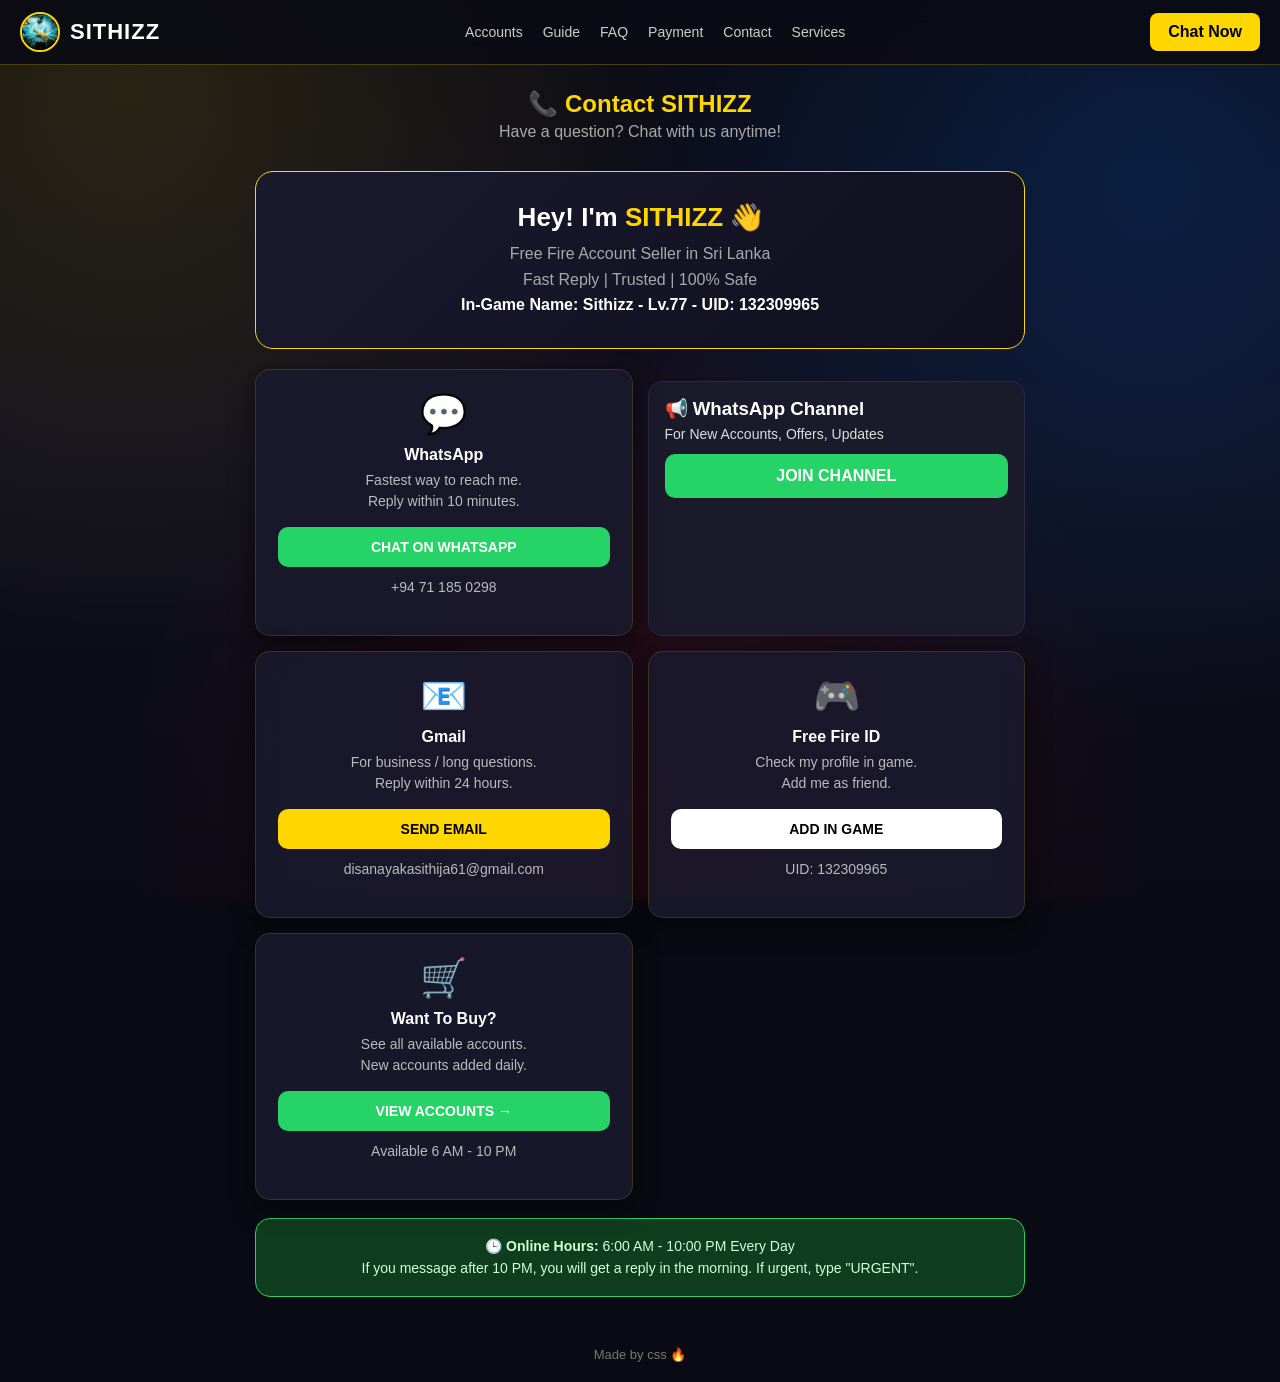
<file: contact.html>
<!DOCTYPE html>
<html lang="en">
<head>
<meta charset="UTF-8">
<meta name="viewport" content="width=device-width, initial-scale=1.0">
<title>Contact - SITHIZZ</title>
<link rel="stylesheet" href="style.css">
<style>
.contact-wrap{max-width:800px;margin:30px auto;padding:0 15px}
.contact-hero{background:linear-gradient(135deg,#1a1a2e,#0f0f1e);border:1px solid #FFD700;border-radius:18px;padding:30px;text-align:center;margin-bottom:20px}
.contact-hero h3{font-size:26px;margin:0;color:#fff}
.contact-hero h3 span{color:#FFD700}
.contact-hero p{color:#aaa;margin:8px 0 0;line-height:1.6}
.contact-grid{display:grid;grid-template-columns:1fr 1fr;gap:15px}
@media(max-width:600px){.contact-grid{grid-template-columns:1fr}}
.c-card{background:#1a1a2e;border:1px solid #333;border-radius:15px;padding:22px;text-align:center}
.c-card .icon{font-size:38px;margin-bottom:10px}
.c-card h4{margin:0 0 6px;color:#fff}
.c-card p{color:#bbb;font-size:14px;margin:0 0 15px;line-height:1.5}
.c-btn{display:block;padding:12px;border-radius:10px;text-decoration:none;font-weight:800;font-size:14px}
.btn-green{background:#25D366;color:#fff}
.btn-blue{background:#FFD700;color:#000}
.btn-dark{background:#fff;color:#000}
.hours{background:#0f3d1e;border:1px solid #25D366;border-radius:15px;padding:16px;text-align:center;margin-top:18px;color:#d1ffd9;font-size:14px;line-height:1.6}
</style>
</head>
<body>
<header>
  <div class="logo-area"><img src="logo.jpeg" class="logo-img"><span>SITHIZZ</span></div>
  <nav><a href="index.html">Accounts</a><a href="guide.html">Guide</a><a href="faq.html">FAQ</a><a href="payment.html">Payment</a><a href="contact.html">Contact</a><a href="services.html">Services</a></nav>
  <a class="chat-btn" href="https://wa.me/94711850298" target="_blank">Chat Now</a>
</header>

<h2 class="sec-title">📞 Contact SITHIZZ</h2>
<p style="text-align:center;color:#aaa;margin-top:-10px">Have a question? Chat with us anytime!</p>

<div class="contact-wrap">
  <div class="contact-hero">
    <h3>Hey! I'm <span>SITHIZZ</span> 👋</h3>
    <p>Free Fire Account Seller in Sri Lanka<br>Fast Reply | Trusted | 100% Safe<br><b style="color:#fff">In-Game Name: Sithizz - Lv.77 - UID: 132309965</b></p>
  </div>

  <div class="contact-grid">
    <div class="c-card">
      <div class="icon">💬</div>
      <h4>WhatsApp</h4>
      <p>Fastest way to reach me.<br>Reply within 10 minutes.</p>
      <a class="c-btn btn-green" href="https://wa.me/94711850298?text=Hi%20SITHIZZ%2C%20I%20have%20a%20question" target="_blank">CHAT ON WHATSAPP</a>
      <p style="margin-top:10px">+94 71 185 0298</p>
    </div>
     
    <div style="background:#1a1a2b;padding:16px;border-radius:14px;margin-top:12px;border:1px solid #2a2a45">
        <h3 style="margin-bottom:6px">📢 WhatsApp Channel</h3>
        <p style="color:#ddd;font-size:14px;margin-bottom:12px"> For New Accounts, Offers, Updates </p>
        <a href="https://whatsapp.com/channel/0029VbEIdjI7j6g8YxDXRV0C" target="_blank" style="display:block;text-align:center;background:#25d366;color:#fff;padding:13px;border-radius:10px;text-decoration:none;font-weight:900">JOIN CHANNEL</a>
    </div>
    
    <div class="c-card">
      <div class="icon">📧</div>
      <h4>Gmail</h4>
      <p>For business / long questions.<br>Reply within 24 hours.</p>
      <a class="c-btn btn-blue" href="mailto:disanayakasithija61@gmail.com">SEND EMAIL</a>
      <p style="margin-top:10px">disanayakasithija61@gmail.com</p>
    </div>

    <div class="c-card">
      <div class="icon">🎮</div>
      <h4>Free Fire ID</h4>
      <p>Check my profile in game.<br>Add me as friend.</p>
      <a class="c-btn btn-dark" href="https://wa.me/94711850298?text=Hi%20SITHIZZ%2C%20I%20want%20to%20add%20you%20in%20game" target="_blank">ADD IN GAME</a>
      <p style="margin-top:10px">UID: 132309965</p>
    </div>

    <div class="c-card">
      <div class="icon">🛒</div>
      <h4>Want To Buy?</h4>
      <p>See all available accounts.<br>New accounts added daily.</p>
      <a class="c-btn btn-green" href="index.html">VIEW ACCOUNTS →</a>
      <p style="margin-top:10px">Available 6 AM - 10 PM</p>
    </div>
  </div>

  <div class="hours">
    <b>🕒 Online Hours:</b> 6:00 AM - 10:00 PM Every Day<br>
    If you message after 10 PM, you will get a reply in the morning. If urgent, type "URGENT".
  </div>
</div>

<footer>Made by css 🔥</footer>
</body>
</html>
</file>
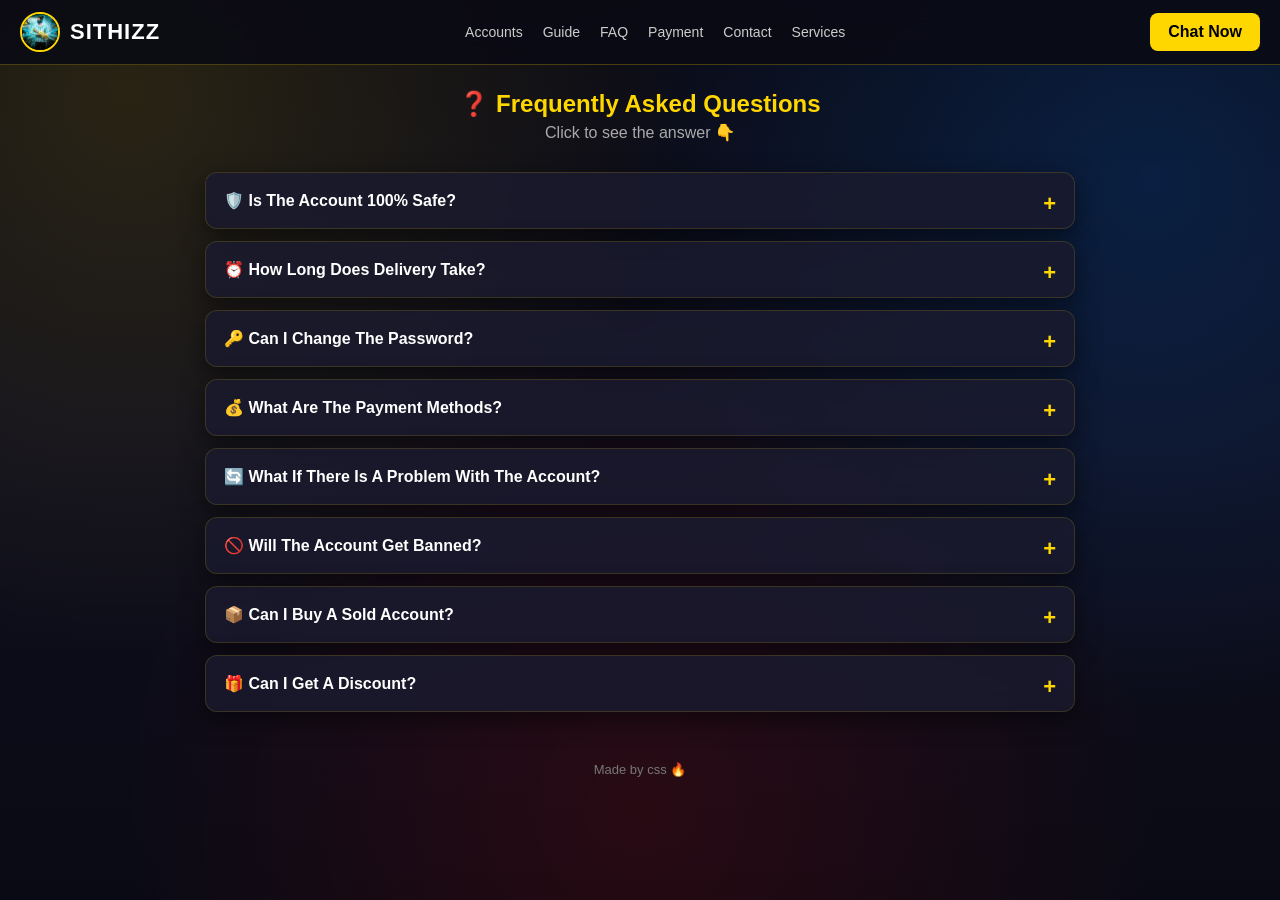
<file: faq.html>
<!DOCTYPE html>
<html lang="en">
<head>
<meta charset="UTF-8">
<meta name="viewport" content="width=device-width, initial-scale=1.0">
<title>FAQ - SITHIZZ</title>
<link rel="stylesheet" href="style.css">
<style>
.faq-box{max-width:900px;margin:30px auto;padding:0 15px}
.faq-item{background:#1a1a2e;border:1px solid #333;border-radius:12px;margin-bottom:12px;overflow:hidden}
.faq-item summary{padding:18px;cursor:pointer;font-weight:700;color:#fff;list-style:none;font-size:16px}
.faq-item summary::-webkit-details-marker{display:none}
.faq-item summary::after{content:"+";float:right;color:#FFD700;font-size:22px}
.faq-item[open] summary::after{content:"-"}
.faq-item p{padding:0 18px 18px;color:#bbb;line-height:1.7;margin:0;font-size:14.5px}
.faq-item b{color:#fff}
</style>
</head>
<body>
<header>
  <div class="logo-area"><img src="logo.jpeg" class="logo-img"><span>SITHIZZ</span></div>
  <nav><a href="index.html">Accounts</a><a href="guide.html">Guide</a><a href="faq.html">FAQ</a><a href="payment.html">Payment</a><a href="contact.html">Contact</a><a href="services.html">Services</a></nav>
  <a class="chat-btn" href="https://wa.me/94711850298" target="_blank">Chat Now</a>
</header>

<h2 class="sec-title">❓ Frequently Asked Questions</h2>
<p style="text-align:center;color:#aaa;margin-top:-10px">Click to see the answer 👇</p>

<div class="faq-box">
  <details class="faq-item"><summary>🛡️ Is The Account 100% Safe?</summary><p><b>Yes, 100% Safe.</b> You get Full Access. You can change all Login Details. After we sell the account, we never take it back.</p></details>

  <details class="faq-item"><summary>⏰ How Long Does Delivery Take?</summary><p>You will get the Login Details within <b>10 Minutes</b> after sending the Payment Screenshot. Sometimes if there is a Bank delay it can take a little longer, but maximum 1 hour.</p></details>

  <details class="faq-item"><summary>🔑 Can I Change The Password?</summary><p><b>Yes, you can.</b> After you login, you can change the Password, Gmail and Phone Number to your own. Then the account becomes fully yours.</p></details>

  <details class="faq-item"><summary>💰 What Are The Payment Methods?</summary><p>Currently <b>BOC Bank Transfer</b> only. You can transfer from any Bank like BOC, People's, Sampath, Commercial to our BOC Account. eZ Cash / Dialog Genie coming soon.</p></details>

  <details class="faq-item"><summary>🔄 What If There Is A Problem With The Account?</summary><p>If you can't login, tell us within <b>24 Hours.</b> We will check it, and if we can't fix it, we will give you a <b>Full Refund</b> or another account.</p></details>

  <details class="faq-item"><summary>🚫 Will The Account Get Banned?</summary><p><b>No.</b> All of these are Real Accounts. Not Hack / Mod accounts. If you play normally, it will not get banned. But if you use Hack / Panel and get banned, we are not responsible.</p></details>

  <details class="faq-item"><summary>📦 Can I Buy A Sold Account?</summary><p><b>No.</b> Sold means someone else already bought it. If you want a similar account, send a WhatsApp message and I will try to find one for you.</p></details>

  <details class="faq-item"><summary>🎁 Can I Get A Discount?</summary><p>Some accounts prices can be discussed <b>a little bit.</b> But we can't reduce too much. Accounts with Offers already have the Offer price listed.</p></details>
</div>

<footer>Made by css 🔥</footer>
</body>
</html>
</file>
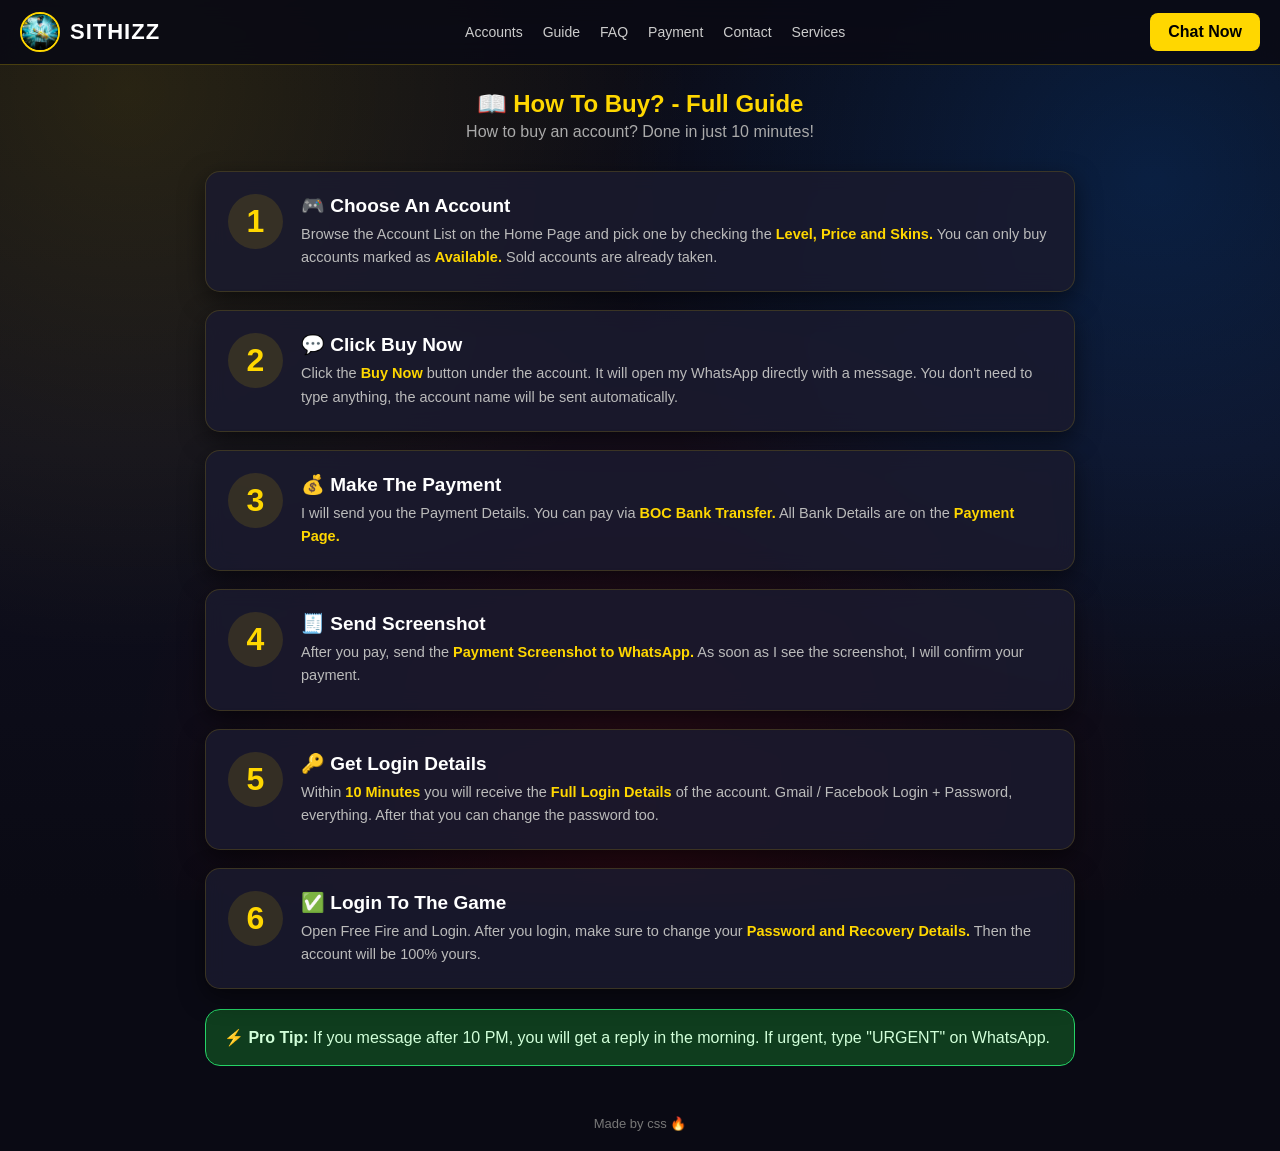
<file: guide.html>
<!DOCTYPE html>
<html lang="en">
<head>
<meta charset="UTF-8">
<meta name="viewport" content="width=device-width, initial-scale=1.0">
<title>Guide - SITHIZZ</title>
<link rel="stylesheet" href="style.css">
<style>
.guide-box{max-width:900px;margin:30px auto;padding:0 15px}
.guide-card{background:#1a1a2e;border:1px solid #333;border-radius:15px;padding:22px;margin-bottom:18px;display:flex;gap:18px;align-items:flex-start}
.guide-num{font-size:32px;font-weight:900;color:#FFD700;min-width:55px;height:55px;background:rgba(255,215,0,0.12);border-radius:50%;display:flex;align-items:center;justify-content:center}
.guide-card h3{margin:0 0 6px;color:#fff;font-size:19px}
.guide-card p{margin:0;color:#bbb;line-height:1.6;font-size:14.5px}
.guide-card b{color:#FFD700}
.tip{background:#0f3d1e;border:1px solid #25D366;border-radius:15px;padding:18px;margin-top:20px;color:#d1ffd9}
</style>
</head>
<body>
<header>
  <div class="logo-area"><img src="logo.jpeg" class="logo-img"><span>SITHIZZ</span></div>
  <nav><a href="index.html">Accounts</a><a href="guide.html">Guide</a><a href="faq.html">FAQ</a><a href="payment.html">Payment</a><a href="contact.html">Contact</a><a href="services.html">Services</a></nav>
  <a class="chat-btn" href="https://wa.me/94711850298" target="_blank">Chat Now</a>
</header>

<h2 class="sec-title">📖 How To Buy? - Full Guide</h2>
<p style="text-align:center;color:#aaa;margin-top:-10px">How to buy an account? Done in just 10 minutes!</p>

<div class="guide-box">
  <div class="guide-card"><div class="guide-num">1</div><div><h3>🎮 Choose An Account</h3><p>Browse the Account List on the Home Page and pick one by checking the <b>Level, Price and Skins.</b> You can only buy accounts marked as <b>Available.</b> Sold accounts are already taken.</p></div></div>

  <div class="guide-card"><div class="guide-num">2</div><div><h3>💬 Click Buy Now</h3><p>Click the <b>Buy Now</b> button under the account. It will open my WhatsApp directly with a message. You don't need to type anything, the account name will be sent automatically.</p></div></div>

  <div class="guide-card"><div class="guide-num">3</div><div><h3>💰 Make The Payment</h3><p>I will send you the Payment Details. You can pay via <b>BOC Bank Transfer.</b> All Bank Details are on the <b>Payment Page.</b></p></div></div>

  <div class="guide-card"><div class="guide-num">4</div><div><h3>🧾 Send Screenshot</h3><p>After you pay, send the <b>Payment Screenshot to WhatsApp.</b> As soon as I see the screenshot, I will confirm your payment.</p></div></div>

  <div class="guide-card"><div class="guide-num">5</div><div><h3>🔑 Get Login Details</h3><p>Within <b>10 Minutes</b> you will receive the <b>Full Login Details</b> of the account. Gmail / Facebook Login + Password, everything. After that you can change the password too.</p></div></div>

  <div class="guide-card"><div class="guide-num">6</div><div><h3>✅ Login To The Game</h3><p>Open Free Fire and Login. After you login, make sure to change your <b>Password and Recovery Details.</b> Then the account will be 100% yours.</p></div></div>

  <div class="tip"><b>⚡ Pro Tip:</b> If you message after 10 PM, you will get a reply in the morning. If urgent, type "URGENT" on WhatsApp.</div>
</div>

<footer>Made by css 🔥</footer>
</body>
</html>
</file>
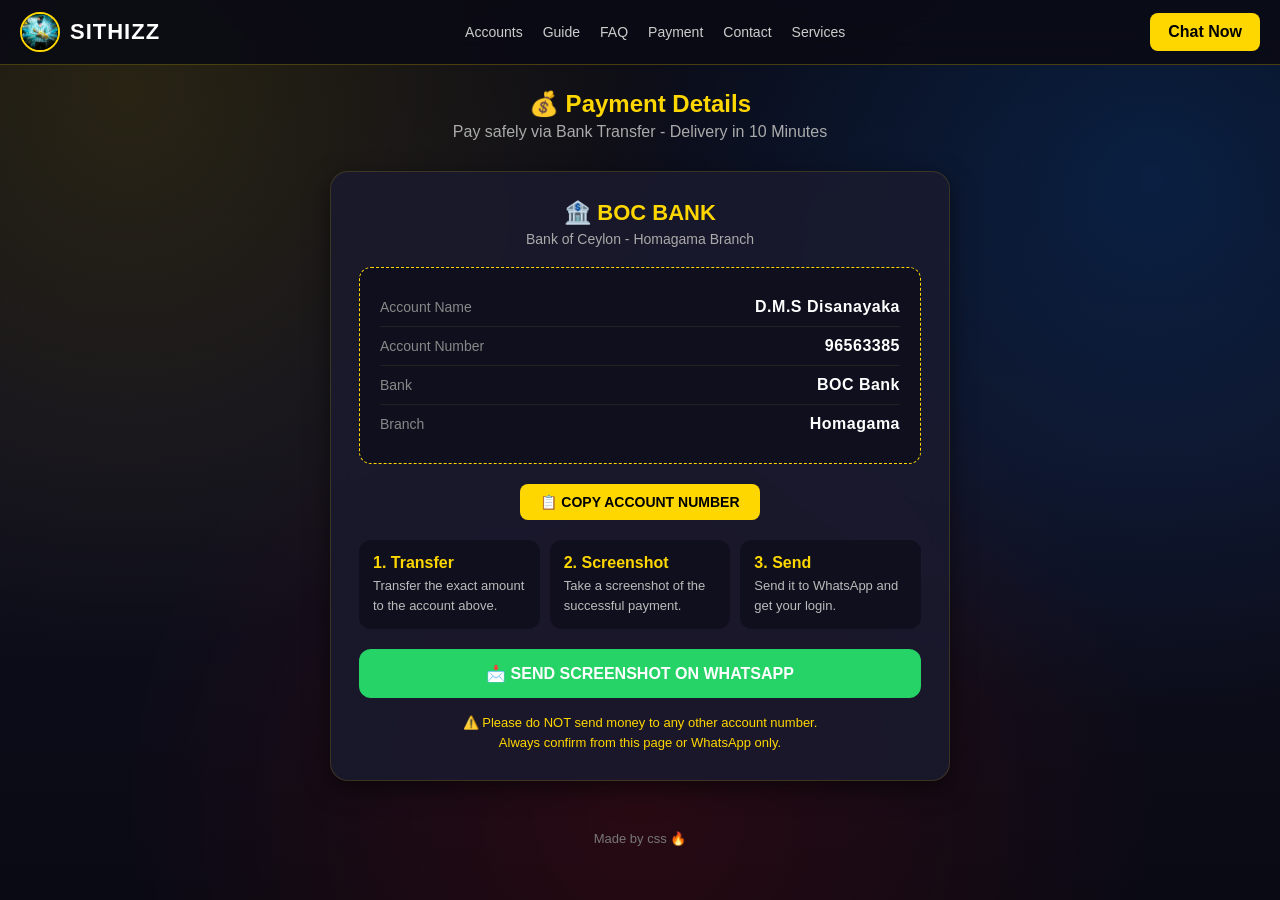
<file: payment.html>
<!DOCTYPE html>
<html lang="en">
<head>
<meta charset="UTF-8">
<meta name="viewport" content="width=device-width, initial-scale=1.0">
<title>Payment - SITHIZZ</title>
<link rel="stylesheet" href="style.css">
<style>
.pay-wrap{max-width:650px;margin:30px auto;padding:0 15px}
.pay-card{background:#1a1a2e;border:1px solid #333;border-radius:18px;padding:28px;text-align:center}
.pay-card h3{color:#FFD700;font-size:22px;margin:0 0 5px}
.pay-card .sub{color:#aaa;font-size:14px;margin-bottom:20px}
.bank-box{background:#0f0f1e;border:1px dashed #FFD700;border-radius:12px;padding:20px;text-align:left;margin-bottom:20px}
.bank-row{display:flex;justify-content:space-between;align-items:center;padding:10px 0;border-bottom:1px solid #222}
.bank-row:last-child{border-bottom:none}
.bank-row span{color:#888;font-size:14px}
.bank-row b{color:#fff;font-size:16px;letter-spacing:0.5px}
.copy-btn{background:#FFD700;color:#000;border:none;padding:5px 12px;border-radius:8px;font-weight:800;cursor:pointer;font-size:12px}
.steps-pay{display:flex;gap:10px;margin:20px 0;text-align:left}
.steps-pay div{flex:1;background:#0f0f1e;border-radius:12px;padding:14px}
.steps-pay b{color:#FFD700;display:block;margin-bottom:4px}
.steps-pay p{color:#bbb;font-size:13px;line-height:1.5;margin:0}
.send-btn{display:block;background:#25D366;color:#fff;text-decoration:none;padding:15px;border-radius:12px;font-weight:800;font-size:16px;margin-top:10px}
.warn{color:#FFD700;font-size:13px;margin-top:15px;line-height:1.5}
</style>
</head>
<body>
<header>
  <div class="logo-area"><img src="logo.jpeg" class="logo-img"><span>SITHIZZ</span></div>
  <nav><a href="index.html">Accounts</a><a href="guide.html">Guide</a><a href="faq.html">FAQ</a><a href="payment.html">Payment</a><a href="contact.html">Contact</a><a href="services.html">Services</a></nav>
  <a class="chat-btn" href="https://wa.me/94711850298" target="_blank">Chat Now</a>
</header>

<h2 class="sec-title">💰 Payment Details</h2>
<p style="text-align:center;color:#aaa;margin-top:-10px">Pay safely via Bank Transfer - Delivery in 10 Minutes</p>

<div class="pay-wrap">
  <div class="pay-card">
    <h3>🏦 BOC BANK</h3>
    <p class="sub">Bank of Ceylon - Homagama Branch</p>

    <div class="bank-box">
      <div class="bank-row"><span>Account Name</span><b>D.M.S Disanayaka</b></div>
      <div class="bank-row"><span>Account Number</span><b id="accNo">96563385</b></div>
      <div class="bank-row"><span>Bank</span><b>BOC Bank</b></div>
      <div class="bank-row"><span>Branch</span><b>Homagama</b></div>
    </div>

    <button class="copy-btn" onclick="copyAcc()" style="padding:10px 20px;font-size:14px">📋 COPY ACCOUNT NUMBER</button>

    <div class="steps-pay">
      <div><b>1. Transfer</b><p>Transfer the exact amount to the account above.</p></div>
      <div><b>2. Screenshot</b><p>Take a screenshot of the successful payment.</p></div>
      <div><b>3. Send</b><p>Send it to WhatsApp and get your login.</p></div>
    </div>

    <a class="send-btn" href="https://wa.me/94711850298?text=Hi%20SITHIZZ%2C%20I%20have%20made%20the%20payment" target="_blank">📩 SEND SCREENSHOT ON WHATSAPP</a>

    <p class="warn">⚠️ Please do NOT send money to any other account number.<br>Always confirm from this page or WhatsApp only.</p>
  </div>
</div>

<script>
function copyAcc(){
  let no = document.getElementById('accNo').innerText;
  navigator.clipboard.writeText(no);
  alert('Account Number Copied: ' + no);
}
</script>

<footer>Made by css 🔥</footer>
</body>
</html>
</file>
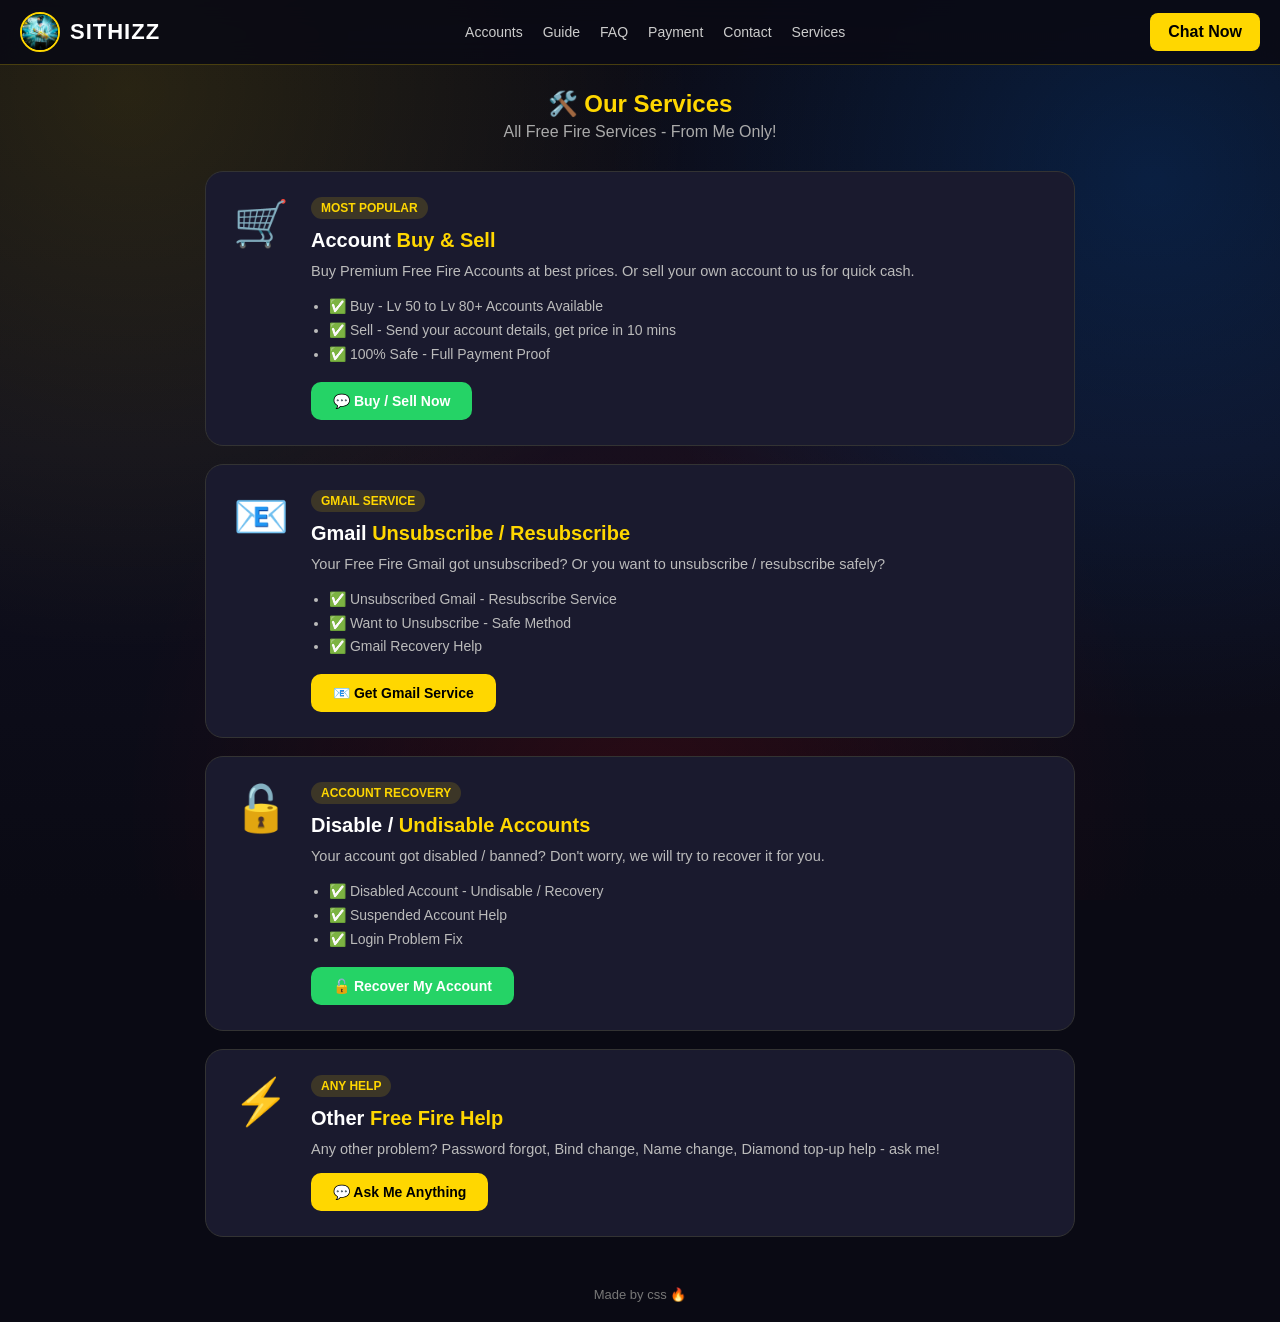
<file: services.html>
<head>
<meta charset="UTF-8">
<meta name="viewport" content="width=device-width, initial-scale=1.0">
<title>Services - SITHIZZ</title>
<link rel="stylesheet" href="style.css">
<style>
.ser-wrap{max-width:900px;margin:30px auto;padding:0 15px}
.ser-card{background:#1a1a2e;border:1px solid #333;border-radius:18px;padding:25px;margin-bottom:18px;display:flex;gap:20px;align-items:flex-start}
.ser-card .icon{font-size:45px;min-width:60px;text-align:center}
.ser-card h3{margin:0 0 8px;color:#fff;font-size:20px}
.ser-card h3 span{color:#FFD700}
.ser-card p{margin:0 0 12px;color:#bbb;line-height:1.6;font-size:14.5px}
.ser-card ul{margin:0 0 15px;padding-left:18px;color:#bbb;font-size:14px;line-height:1.7}
.ser-btn{display:inline-block;background:#25D366;color:#fff;text-decoration:none;padding:11px 22px;border-radius:10px;font-weight:800;font-size:14px}
.ser-btn-gold{background:#FFD700;color:#000}
.badge{display:inline-block;background:rgba(255,215,0,0.15);color:#FFD700;padding:4px 10px;border-radius:20px;font-size:12px;font-weight:800;margin-bottom:10px}
</style>
</head>
<body>
<header>
  <div class="logo-area"><img src="logo.jpeg" class="logo-img"><span>SITHIZZ</span></div>
  <nav><a href="index.html">Accounts</a><a href="guide.html">Guide</a><a href="faq.html">FAQ</a><a href="payment.html">Payment</a><a href="contact.html">Contact</a><a href="services.html">Services</a></nav>
  <a class="chat-btn" href="https://wa.me/94711850298" target="_blank">Chat Now</a>
</header>

<h2 class="sec-title">🛠️ Our Services</h2>
<p style="text-align:center;color:#aaa;margin-top:-10px">All Free Fire Services - From Me Only!</p>

<div class="ser-wrap">

  <!-- 1. BUY & SELL -->
  <div class="ser-card">
    <div class="icon">🛒</div>
    <div>
      <span class="badge">MOST POPULAR</span>
      <h3>Account <span>Buy & Sell</span></h3>
      <p>Buy Premium Free Fire Accounts at best prices. Or sell your own account to us for quick cash.</p>
      <ul>
        <li>✅ Buy - Lv 50 to Lv 80+ Accounts Available</li>
        <li>✅ Sell - Send your account details, get price in 10 mins</li>
        <li>✅ 100% Safe - Full Payment Proof</li>
      </ul>
      <a class="ser-btn" href="https://wa.me/94711850298?text=Hi%20SITHIZZ%2C%20I%20want%20to%20Buy%20or%20Sell%20an%20Account" target="_blank">💬 Buy / Sell Now</a>
    </div>
  </div>

  <!-- 2. UNSUBSCRIBE / RESUBSCRIBE -->
  <div class="ser-card">
    <div class="icon">📧</div>
    <div>
      <span class="badge">GMAIL SERVICE</span>
      <h3>Gmail <span>Unsubscribe / Resubscribe</span></h3>
      <p>Your Free Fire Gmail got unsubscribed? Or you want to unsubscribe / resubscribe safely?</p>
      <ul>
        <li>✅ Unsubscribed Gmail - Resubscribe Service</li>
        <li>✅ Want to Unsubscribe - Safe Method</li>
        <li>✅ Gmail Recovery Help</li>
      </ul>
      <a class="ser-btn ser-btn-gold" href="https://wa.me/94711850298?text=Hi%20SITHIZZ%2C%20I%20need%20Gmail%20Unsubscribe%20%2F%20Resubscribe%20Service" target="_blank">📧 Get Gmail Service</a>
    </div>
  </div>

  <!-- 3. DISABLE / UNDISABLE -->
  <div class="ser-card">
    <div class="icon">🔓</div>
    <div>
      <span class="badge">ACCOUNT RECOVERY</span>
      <h3>Disable / <span>Undisable Accounts</span></h3>
      <p>Your account got disabled / banned? Don't worry, we will try to recover it for you.</p>
      <ul>
        <li>✅ Disabled Account - Undisable / Recovery</li>
        <li>✅ Suspended Account Help</li>
        <li>✅ Login Problem Fix</li>
      </ul>
      <a class="ser-btn" href="https://wa.me/94711850298?text=Hi%20SITHIZZ%2C%20My%20account%20got%20disabled%2C%20please%20help" target="_blank">🔓 Recover My Account</a>
    </div>
  </div>

  <!-- 4. OTHER -->
  <div class="ser-card">
    <div class="icon">⚡</div>
    <div>
      <span class="badge">ANY HELP</span>
      <h3>Other <span>Free Fire Help</span></h3>
      <p>Any other problem? Password forgot, Bind change, Name change, Diamond top-up help - ask me!</p>
      <a class="ser-btn ser-btn-gold" href="https://wa.me/94711850298?text=Hi%20SITHIZZ%2C%20I%20need%20help" target="_blank">💬 Ask Me Anything</a>
    </div>
  </div>

</div>

<footer>Made by css 🔥</footer>
</body>
</html>
</file>
<file: style.css>
*{margin:0;padding:0;box-sizing:border-box;font-family:Arial,sans-serif}
body{
  background: #0a0a14;
  background-image: 
    radial-gradient(circle at 10% 10%, rgba(255,215,0,0.12) 0%, transparent 40%),
    radial-gradient(circle at 90% 20%, rgba(0,120,255,0.18) 0%, transparent 40%),
    radial-gradient(circle at 50% 90%, rgba(255,0,0,0.12) 0%, transparent 50%),
    linear-gradient(180deg, #0a0a14 0%, #0f0f1e 50%, #0a0a14 100%);
  background-attachment: fixed;
  color:#fff;
  font-family: Arial, sans-serif;
  min-height: 100vh;
}

/* Cards walata glass effect ekak */
.card, .guide-card, .faq-item, .pay-card, .c-card{
  background: rgba(26,26,46,0.85) !important;
  backdrop-filter: blur(10px);
  box-shadow: 0 8px 25px rgba(0,0,0,0.5);
  border: 1px solid rgba(255,215,0,0.15) !important;
}

/* Header eka lassana karanna */
header{
  background: rgba(10,10,20,0.9) !important;
  backdrop-filter: blur(12px);
  border-bottom: 1px solid rgba(255,215,0,0.25);
}

header{display:flex;justify-content:space-between;align-items:center;padding:12px 20px;background:#111;position:sticky;top:0;z-index:10;flex-wrap:wrap;gap:10px}
.logo-area{display:flex;align-items:center;gap:10px;font-weight:900;font-size:22px;letter-spacing:1px}
.logo-img{width:40px;height:40px;border-radius:50%;object-fit:cover;border:2px solid #FFD700}
nav a{color:#ccc;text-decoration:none;margin:0 10px;font-size:14px}
.chat-btn,.banner-text a,.pay-box a,.admin-wrap button{background:#FFD700;color:#000;padding:10px 18px;border-radius:8px;text-decoration:none;font-weight:700;border:none;cursor:pointer}
.banner{position:relative;height:420px;overflow:hidden}
.banner img{width:100%;height:100%;object-fit:cover}
.banner-text{position:absolute;inset:0;display:flex;flex-direction:column;justify-content:center;align-items:center;text-align:center;background:rgba(0,0,0,.45);padding:20px}
.banner-text h1{font-size:38px;color:#FFD700}
.banner-text p{margin:10px 0 18px}
.search-box{display:flex;gap:10px;justify-content:center;padding:18px;flex-wrap:wrap}
.search-box input,.search-box select,.admin-wrap input,.admin-wrap textarea{padding:11px;border-radius:8px;border:1px solid #333;background:#1a1a1a;color:#fff;width:220px}
.sec-title{text-align:center;margin:25px 0 15px;color:#FFD700}
.grid{display:grid;grid-template-columns:repeat(auto-fill,minmax(260px,1fr));gap:16px;padding:0 20px 20px}
.card{background:#161616;border-radius:14px;overflow:hidden;border:1px solid #222}
.card img{width:100%;height:180px;object-fit:cover}
.card-body{padding:14px}.price{color:#FFD700;font-size:20px;font-weight:800;margin:6px 0}
.badge{display:inline-block;padding:4px 10px;border-radius:20px;font-size:12px;font-weight:700}.avail{background:#00e676;color:#000}.sold{background:#ff1744}
.card-body a{display:block;text-align:center;background:#25D366;color:#000;padding:10px;border-radius:8px;text-decoration:none;font-weight:700;margin-top:10px}
.steps{display:flex;gap:12px;justify-content:center;flex-wrap:wrap;padding:0 20px}.steps div{background:#161616;padding:18px;border-radius:12px;width:200px;text-align:center}
.pay-box,.admin-wrap{background:#161616;max-width:600px;margin:0 auto;padding:20px;border-radius:12px;text-align:center;line-height:1.9}
#faq,#contact{max-width:700px;margin:0 auto;padding:0 20px;line-height:2}
footer{text-align:center;padding:20px;color:#777;font-size:13px}
.admin-wrap{max-width:800px;margin:20px auto}.admin-wrap input,.admin-wrap textarea{width:100%;margin:6px 0}
.admin-card{background:#222;padding:14px;border-radius:10px;margin:10px 0;display:flex;justify-content:space-between;align-items:center;gap:10px;flex-wrap:wrap}
.admin-card button{padding:8px 12px}
@media(max-width:600px){.banner{height:280px}.banner-text h1{font-size:24px}}

.services-title{
  text-align:center;
  font-size:52px;
  font-weight:900;
  letter-spacing:5px;
  background: linear-gradient(90deg, #FFD700, #fff, #FFD700, #ff8800);
  -webkit-background-clip:text;
  -webkit-text-fill-color:transparent;
  text-shadow: 0 0 30px rgba(255,215,0,0.5);
  margin:25px 0 5px;
}
</file>
